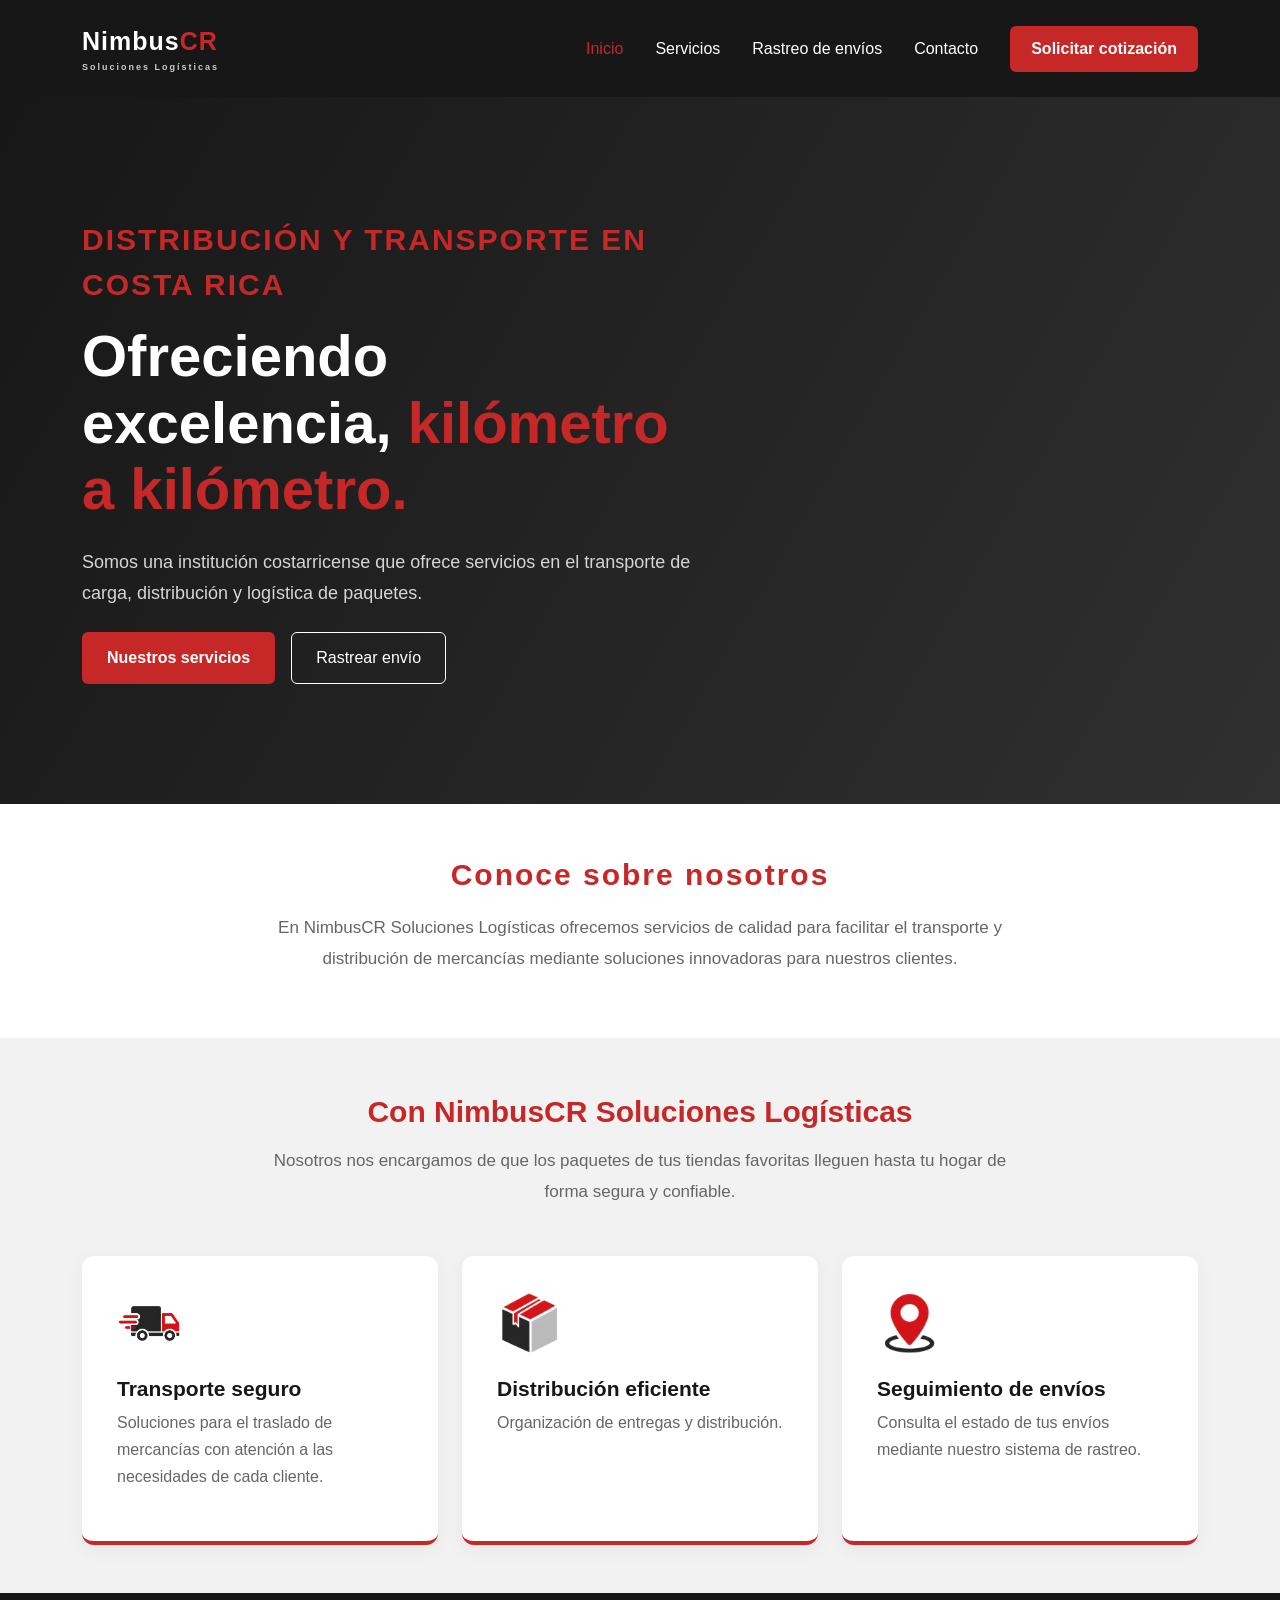
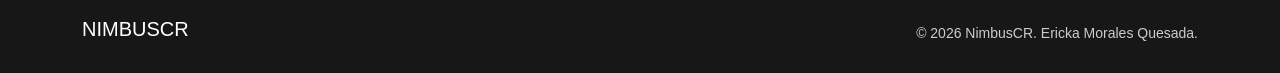
<file: index.html>
<!DOCTYPE html>
<html lang="es">
<head>
    <meta charset="UTF-8">
    <meta name="viewport" content="width=device-width, initial-scale=1.0">

    <title>NimbusCR Soluciones Logísticas</title>

    <!-- Bootstrap 5.3.8 -->
    <link href="https://cdn.jsdelivr.net/npm/bootstrap@5.3.8/dist/css/bootstrap.min.css"
          rel="stylesheet">

    <!-- Estilos personalizados -->
    <link rel="stylesheet" href="CSS/estilos.css">
</head>

<body>

    <!-- BARRA DE NAVEGACIÓN -->
    <nav class="navbar navbar-expand-lg navbar-dark navbar-nimbus">
        <div class="container">

            <a class="navbar-brand fw-bold" href="index.html">
                Nimbus<span>CR</span>
                <small class="d-block brand-subtitle">
                    Soluciones Logísticas
                </small>
            </a>

            <button class="navbar-toggler" type="button"
                    data-bs-toggle="collapse"
                    data-bs-target="#menuPrincipal"
                    aria-controls="menuPrincipal"
                    aria-expanded="false"
                    aria-label="Abrir menú">

                <span class="navbar-toggler-icon"></span>
            </button>

            <div class="collapse navbar-collapse" id="menuPrincipal">

                <ul class="navbar-nav ms-auto align-items-lg-center">

                    <li class="nav-item">
                        <a class="nav-link active" href="index.html">
                            Inicio
                        </a>
                    </li>

                    <li class="nav-item">
                        <a class="nav-link" href="servicios.html">
                            Servicios
                        </a>
                    </li>

                    <li class="nav-item">
                        <a class="nav-link" href="envios.html">
                            Rastreo de envíos
                        </a>
                    </li>

                    <li class="nav-item">
                        <a class="nav-link" href="contacto.html">
                            Contacto
                        </a>
                    </li>

                    <li class="nav-item ms-lg-3 mt-2 mt-lg-0">
                        <a href="cotizacion.html" class="btn btn-cotizar">
                            Solicitar cotización
                        </a>
                    </li>

                </ul>

            </div>
        </div>
    </nav>


    <!-- PORTADA PRINCIPAL -->
    <header class="hero-nimbus">

        <div class="container">

            <div class="row align-items-center g-5">

                <div class="col-lg-7">

                    <span class="hero-etiqueta">
                        DISTRIBUCIÓN Y TRANSPORTE EN COSTA RICA
                    </span>

                    <h1 class="hero-titulo mt-3">
                        Ofreciendo excelencia,
                        <span>kilómetro a kilómetro.</span>
                    </h1>

                    <p class="hero-descripcion mt-4">
                        Somos una institución costarricense que ofrece servicios en el transporte de carga,
                        distribución y logística de paquetes.
                    </p>

                    <div class="d-flex flex-wrap gap-3 mt-4">

                        <a href="servicios.html" class="btn btn-principal">
                            Nuestros servicios
                        </a>

                        <a href="envios.html" class="btn btn-secundario">
                            Rastrear envío
                        </a>

                    </div>

                </div>

            </div>

        </div>

    </header>


    <!-- PRESENTACIÓN -->
    <section class="seccion-presentacion py-5">

        <div class="container text-center">

            <span class="seccion-etiqueta">
                Conoce sobre nosotros
            </span>

            <p class="texto-seccion mx-auto mt-3">
                En NimbusCR Soluciones Logísticas ofrecemos servicios de calidad para
                facilitar el transporte y distribución de mercancías
                mediante soluciones innovadoras para nuestros clientes.
            </p>

        </div>

    </section>


    <!-- VENTAJAS -->
    <section class="seccion-ventajas py-5">

        <div class="container">

            <div class="text-center mb-5">

        
                <h2 class="titulo-seccion mt-2">
                    Con NimbusCR Soluciones Logísticas
                </h2>
                <p class="texto-seccion mx-auto mt-3">
                    Nosotros nos encargamos de que los paquetes de tus tiendas favoritas lleguen
                    hasta tu hogar de forma segura y confiable.
                </p>

            </div>

            <div class="row g-4">

                <div class="col-md-4">

                    <div class="tarjeta-ventaja h-100">

                        <div class="ventaja-icono">
                            <img src="img/Iconos logísticos NIMBUSCR (1).png" alt="Icono de transporte de carga">
                        </div>

                        <h3>Transporte seguro</h3>

                        <p>
                            Soluciones para el traslado de mercancías
                            con atención a las necesidades de cada cliente.
                        </p>

                    </div>

                </div>


                <div class="col-md-4">

                    <div class="tarjeta-ventaja h-100">

                        <div class="ventaja-icono">
                            <img src="img/Iconos logísticos NIMBUSCR (2).png" alt="Icono de transporte de carga">
                        </div>

                        <h3>Distribución eficiente</h3>

                        <p>
                            Organización de entregas y distribución.
                        </p>

                    </div>

                </div>


                <div class="col-md-4">

                    <div class="tarjeta-ventaja h-100">

                        <div class="ventaja-icono">
                            <img src="img/Iconos logísticos NIMBUSCR.png" alt="Icono de transporte de carga">
                        </div>

                        <h3>Seguimiento de envíos</h3>

                        <p>
                            Consulta el estado de tus envíos mediante
                            nuestro sistema de rastreo.
                        </p>

                    </div>

                </div>

            </div>

        </div>

    </section>

    <!-- PIE DE PÁGINA -->
    <footer class="footer-nimbus">

        <div class="container py-4">

            <div class="row align-items-center g-3">

                <div class="col-md-6">

                    <h5>NIMBUSCR</h5>

                </div>

                <div class="col-md-6 text-md-end">

                    <p class="mb-0">
                        © 2026 NimbusCR. Ericka Morales Quesada.
                    </p>

                </div>

            </div>

        </div>

    </footer>


    <!-- Bootstrap JavaScript -->
    <script src="https://cdn.jsdelivr.net/npm/bootstrap@5.3.8/dist/js/bootstrap.bundle.min.js"></script>

</body>
</html>
</file>
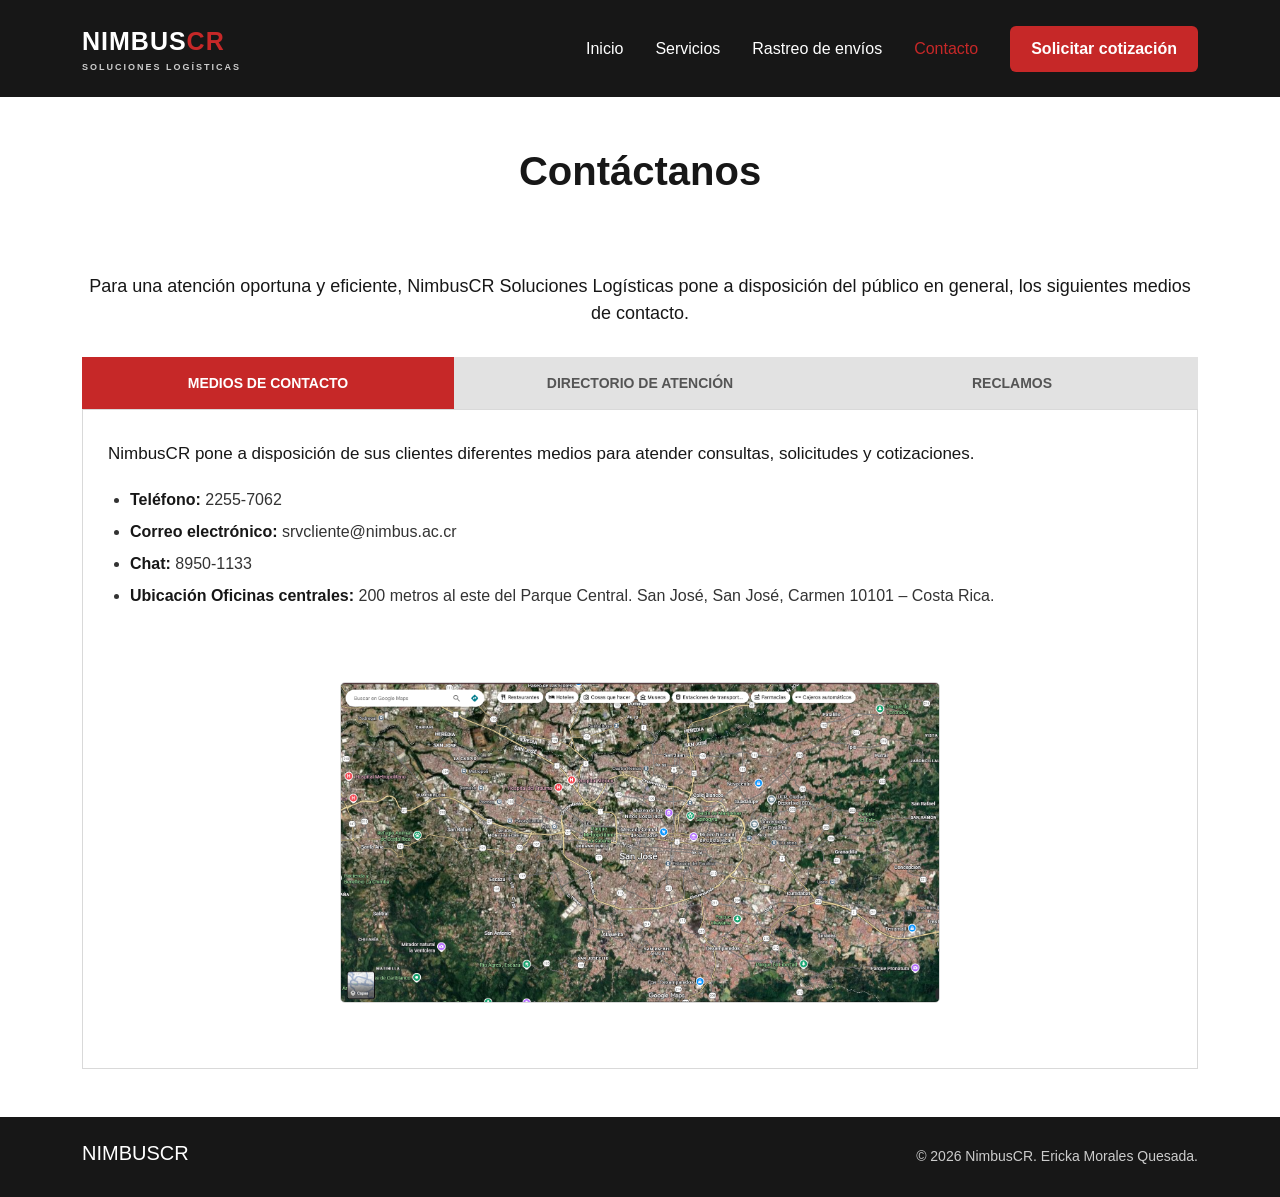
<file: contacto.html>
<!DOCTYPE html>
<html lang="es">

<head>
    <meta charset="UTF-8">
    <meta name="viewport" content="width=device-width, initial-scale=1.0">

    <title>Contacto</title>



    <!-- Bootstrap CSS -->
    <link href="https://cdn.jsdelivr.net/npm/bootstrap@5.3.8/dist/css/bootstrap.min.css" rel="stylesheet">

    <!-- Bootstrap Icons -->
    <link rel="stylesheet" href="https://cdn.jsdelivr.net/npm/bootstrap-icons@1.11.3/font/bootstrap-icons.min.css">

    <!-- CSS personalizado -->
    <link rel="stylesheet" href="CSS/estilos.css">

</head>

<body>

    <!-- =================================
         NAVEGACIÓN
    ================================== -->

    <nav class="navbar navbar-expand-lg navbar-dark navbar-nimbus">

        <div class="container">

            <a class="navbar-brand fw-bold" href="index.html">
                NIMBUS<span>CR</span>
                <small class="d-block brand-subtitle">
                    SOLUCIONES LOGÍSTICAS
                </small>
            </a>

            <button class="navbar-toggler" type="button" data-bs-toggle="collapse" data-bs-target="#menuPrincipal"
                aria-controls="menuPrincipal" aria-expanded="false" aria-label="Abrir menú">

                <span class="navbar-toggler-icon"></span>

            </button>

            <div class="collapse navbar-collapse" id="menuPrincipal">

                <ul class="navbar-nav ms-auto align-items-lg-center">

                    <li class="nav-item">
                        <a class="nav-link" href="index.html">
                            Inicio
                        </a>
                    </li>

                    <li class="nav-item">
                        <a class="nav-link" href="servicios.html">
                            Servicios
                        </a>
                    </li>

                    <li class="nav-item">
                        <a class="nav-link" href="envios.html">
                            Rastreo de envíos
                        </a>
                    </li>

                    <li class="nav-item">
                        <a class="nav-link active" href="contacto.html">
                            Contacto
                        </a>
                    </li>

                    <li class="nav-item ms-lg-3 mt-2 mt-lg-0">
                        <a href="cotizacion.html" class="btn btn-cotizar">
                            Solicitar cotización
                        </a>
                    </li>

                </ul>

            </div>

        </div>

    </nav>




    <!-- =================================
         CONTENIDO PRINCIPAL
    ================================== -->

    <main>

        <section>
            <div class="container text-center">

                <h1 id="titulo">Contáctanos</h1>

            </div>
        </section>

        <section class="contenido-contacto py-5" id="medios">

            <div class="container">

                <p class="introduccion-contacto text-center">

                    Para una atención oportuna y eficiente,
                    NimbusCR Soluciones Logísticas pone a disposición del público en general, los siguientes medios de
                    contacto.

                </p>


                <!-- PESTAÑAS -->

                <ul class="nav nav-tabs nav-contacto" id="pestanasContacto" role="tablist">

                    <li class="nav-item" role="presentation">

                        <button class="nav-link active" id="medios-tab" data-bs-toggle="tab"
                            data-bs-target="#panelMedios" type="button" role="tab" aria-controls="panelMedios"
                            aria-selected="true">

                            MEDIOS DE CONTACTO

                        </button>

                    </li>


                    <li class="nav-item" role="presentation">

                        <button class="nav-link" id="directorio-tab" data-bs-toggle="tab" data-bs-target="#directorio"
                            type="button" role="tab" aria-controls="directorio" aria-selected="false">

                            DIRECTORIO DE ATENCIÓN

                        </button>

                    </li>


                    <li class="nav-item" role="presentation">

                        <button class="nav-link" id="reclamos-tab" data-bs-toggle="tab" data-bs-target="#reclamos"
                            type="button" role="tab" aria-controls="reclamos" aria-selected="false">

                            RECLAMOS

                        </button>

                    </li>

                </ul>


                <!-- CONTENIDO DE LAS PESTAÑAS -->

                <div class="tab-content panel-contacto" id="contenidoPestanas">


                    <!-- PESTAÑA MEDIOS DE CONTACTO -->

                    <div class="tab-pane fade show active" id="panelMedios" role="tabpanel" aria-labelledby="medios-tab"
                        tabindex="0">

                        <p class="texto-panel">

                            NimbusCR pone a disposición de sus clientes
                            diferentes medios para atender consultas,
                            solicitudes y cotizaciones.

                        </p>


                        <ul class="lista-contacto">

                            <li>
                                <strong>Teléfono:</strong>
                                2255-7062
                            </li>

                            <li>
                                <strong>Correo electrónico:</strong>
                                srvcliente@nimbus.ac.cr
                            </li>

                            <li>
                                <strong>Chat:</strong>
                                8950-1133
                            </li>

                            <li>
                                <strong>Ubicación Oficinas centrales:</strong>
                                200 metros al este del Parque Central. San José, San José, Carmen 10101 – Costa Rica.
                            </li>

                        </ul>


                        <div class="mapa-contacto">

                            <img src="img/mapa.png" alt="Ubicación de las oficinas" class="imagen-mapa">

                        </div>

                    </div>


                    <!-- PESTAÑA DIRECTORIO -->

                    <div class="tab-pane fade" id="directorio" role="tabpanel" aria-labelledby="directorio-tab"
                        tabindex="0">

                        <p class="texto-panel">

                            Consulta las áreas de atención de NimbusCR
                            y el tipo de solicitudes que puedes realizar.

                        </p>


                        <div class="table-responsive">

                            <table class="table tabla-contacto align-middle">

                                <thead>

                                    <tr>
                                        <th>Departamento</th>
                                        <th>Servicio</th>
                                        <th>Extensión</th>
                                    </tr>

                                </thead>


                                <tbody>

                                    <tr>

                                        <td>
                                            <i class="bi bi-headset"></i>
                                            Servicio al cliente
                                        </td>

                                        <td>
                                            2299-7832
                                        </td>

                                    </tr>


                                    <tr>

                                        <td>
                                            <i class="bi bi-truck"></i>
                                            Gerencia de Logística
                                        </td>

                                        <td>
                                            2202 2900
                                        </td>

                                        <td>2013</td>

                                    </tr>


                                    <tr>

                                        <td>
                                            <i class="bi bi-box-seam"></i>
                                            Seguimiento de paquetes
                                        </td>

                                        <td>
                                            2202 2900
                                        </td>

                                        <td>4017</td>

                                    </tr>


                                    <tr>

                                        <td>
                                            <i class="bi bi-file-earmark-text"></i>
                                            Cotizaciones
                                        </td>

                                        <td>
                                            2202 2900
                                        </td>

                                        <td>8855</td>

                                    </tr>

                                </tbody>

                            </table>

                        </div>

                    </div>


                    <!-- PESTAÑA RECLAMOS -->

                    <div class="tab-pane fade" id="reclamos" role="tabpanel" aria-labelledby="reclamos-tab"
                        tabindex="0">

                        <p class="texto-panel">

                            Si tienes algún inconveniente con un envío,
                            puedes utilizar este formulario para registrar
                            una consulta o reclamo.

                        </p>


                        <form id="formReclamo">

                            <div class="row g-3">


                                <div class="col-md-6">

                                    <label for="nombreReclamo" class="form-label">

                                        Nombre completo

                                    </label>

                                    <input type="text" class="form-control" id="nombreReclamo" required>

                                </div>


                                <div class="col-md-6">

                                    <label for="correoReclamo" class="form-label">

                                        Correo electrónico

                                    </label>

                                    <input type="email" class="form-control" id="correoReclamo" required>

                                </div>

                                <div class="col-md-6">

                                    <label for="telReclamo" class="form-label">

                                        Telefóno

                                    </label>

                                    <input type="number" class="form-control" id="telReclamo" required>

                                </div>


                                <div class="col-md-6">

                                    <label for="codigoEnvio" class="form-label">

                                        Código de envío

                                    </label>

                                    <input type="text" class="form-control" id="codigoEnvio"
                                        placeholder="Ej. PY00000000CR" required>

                                </div>


                                <div class="col-md-6">

                                    <label for="tipoReclamo" class="form-label">

                                        Categoría

                                    </label>

                                    <select class="form-select" id="tipoReclamo" required>

                                        <option value="" selected disabled>
                                            Selecciona una opción
                                        </option>

                                        <option value="demora">
                                            Sin actualización
                                        </option>

                                        <option value="paquete">
                                            Paquete pérdido
                                        </option>

                                        <option value="danio">
                                            Paquete dañado
                                        </option>

                                        <option value="otro">
                                            Otros
                                        </option>

                                    </select>

                                </div>


                                <div class="col-12">

                                    <label for="detalleReclamo" class="form-label">

                                        Descripción del reclamo

                                    </label>

                                    <textarea class="form-control" id="detalleReclamo" rows="5" required></textarea>

                                </div>


                                <div class="col-12">

                                    <button type="submit" class="btn btn-principal">

                                        Enviar

                                        <i class="bi bi-send-fill ms-2"></i>

                                    </button>

                                </div>

                            </div>

                        </form>


                        <div id="mensajeReclamo" class="alert mt-3 d-none" role="status" aria-live="polite">

                        </div>

                        <div id="notificacionSolicitud" class="notificacion-nimbus" role="status" aria-live="polite"
                            hidden>

                            <i class="bi bi-check-circle-fill"></i>

                            <span>
                                ¡Tu reclamo se envió correctamente!
                            </span>

                        </div>

                    </div>

                </div>

            </div>

        </section>

    </main>


    <!-- PIE DE PÁGINA -->
    <footer class="footer-nimbus">

        <div class="container py-4">

            <div class="row align-items-center g-3">

                <div class="col-md-6">

                    <h5>NIMBUSCR</h5>

                </div>

                <div class="col-md-6 text-md-end">

                    <p class="mb-0">
                        © 2026 NimbusCR. Ericka Morales Quesada.
                    </p>

                </div>

            </div>

        </div>

    </footer>


    <!-- =================================
         SCRIPTS
    ================================== -->

    <!-- Bootstrap JavaScript -->
    <script src="https://cdn.jsdelivr.net/npm/bootstrap@5.3.8/dist/js/bootstrap.bundle.min.js"></script>

    <!-- JavaScript personalizado -->
    <script src="JS/notificacion.js"></script>

</body>

</html>
</file>
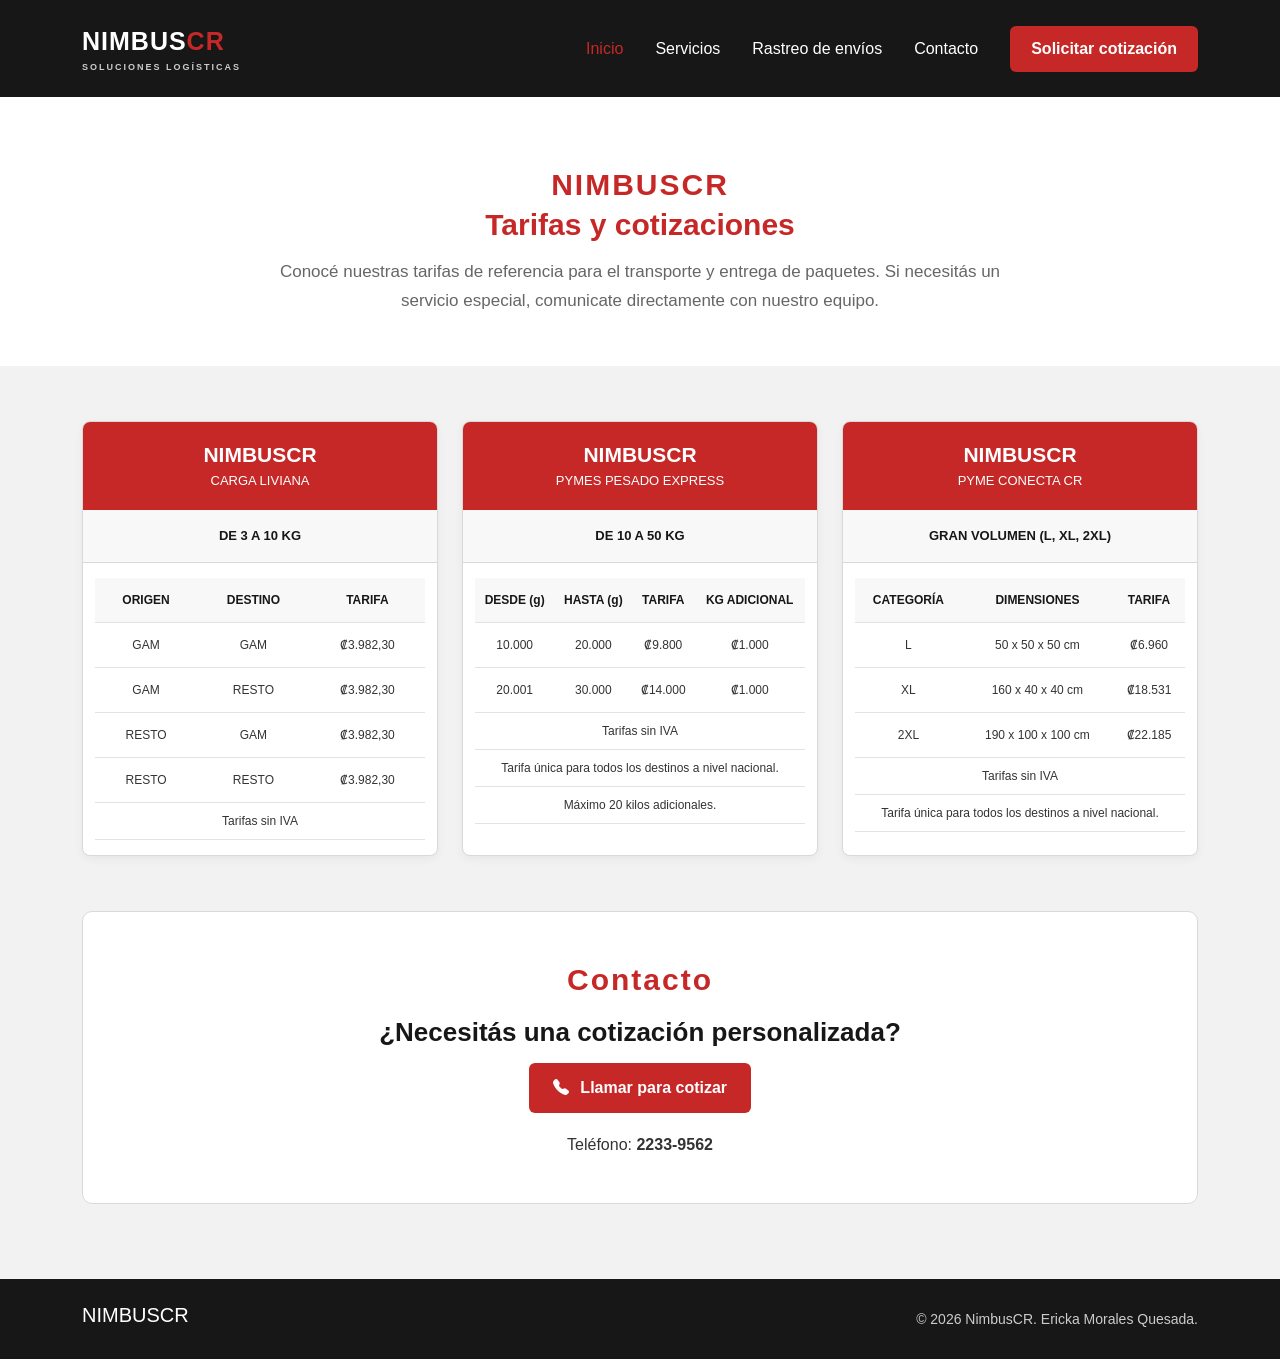
<file: cotizacion.html>
<!DOCTYPE html>
<html lang="es">

<head>
    <meta charset="UTF-8">
    <meta name="viewport" content="width=device-width, initial-scale=1.0">

    <title>Cotizaciones y tarifas</title>

    <!-- Bootstrap CSS -->
    <link href="https://cdn.jsdelivr.net/npm/bootstrap@5.3.8/dist/css/bootstrap.min.css" rel="stylesheet">

    <!-- Bootstrap Icons -->
    <link rel="stylesheet" href="https://cdn.jsdelivr.net/npm/bootstrap-icons@1.11.3/font/bootstrap-icons.min.css">

    <!-- CSS personalizado -->
    <link rel="stylesheet" href="CSS/estilos.css">
</head>

<body>

     <!-- BARRA DE NAVEGACIÓN -->
    <nav class="navbar navbar-expand-lg navbar-dark navbar-nimbus">
        <div class="container">

            <a class="navbar-brand fw-bold" href="index.html">
                NIMBUS<span>CR</span>
                <small class="d-block brand-subtitle">
                    SOLUCIONES LOGÍSTICAS
                </small>
            </a>

            <button class="navbar-toggler" type="button"
                    data-bs-toggle="collapse"
                    data-bs-target="#menuPrincipal"
                    aria-controls="menuPrincipal"
                    aria-expanded="false"
                    aria-label="Abrir menú">

                <span class="navbar-toggler-icon"></span>
            </button>

            <div class="collapse navbar-collapse" id="menuPrincipal">

                <ul class="navbar-nav ms-auto align-items-lg-center">

                    <li class="nav-item">
                        <a class="nav-link active" href="index.html">
                            Inicio
                        </a>
                    </li>

                    <li class="nav-item">
                        <a class="nav-link" href="servicios.html">
                            Servicios
                        </a>
                    </li>

                    <li class="nav-item">
                        <a class="nav-link" href="envios.html">
                            Rastreo de envíos
                        </a>
                    </li>

                    <li class="nav-item">
                        <a class="nav-link" href="contacto.html">
                            Contacto
                        </a>
                    </li>

                    <li class="nav-item ms-lg-3 mt-2 mt-lg-0">
                        <a href="cotizacion.html" class="btn btn-cotizar">
                            Solicitar cotización
                        </a>
                    </li>

                </ul>

            </div>
        </div>
    </nav>


    <!-- ========================================
         CONTENIDO PRINCIPAL
    ========================================= -->
    <main>

        <!-- ENCABEZADO -->
        <section class="encabezado-cotizacion">

            <div class="container text-center">

                <span class="seccion-etiqueta">NIMBUSCR</span>

                <h1 class="titulo-seccion">
                    Tarifas y cotizaciones
                </h1>

                <p class="texto-seccion">
                    Conocé nuestras tarifas de referencia para el transporte
                    y entrega de paquetes. Si necesitás un servicio especial,
                    comunicate directamente con nuestro equipo.
                </p>

            </div>

        </section>


        <!-- ========================================
             TABLAS DE TARIFAS
        ========================================= -->
        <section class="seccion-tarifas">

            <div class="container">

                <div class="row g-4">


                    <!-- TARIFA 1: CARGA LIVIANA -->
                    <div class="col-lg-4 col-md-6">

                        <article class="tarjeta-tarifa">

                            <header class="titulo-tarifa">

                                <h2>NIMBUSCR</h2>

                                <span>CARGA LIVIANA</span>

                            </header>

                            <div class="rango-tarifa">
                                DE 3 A 10 KG
                            </div>

                            <div class="tabla-tarifa">

                                <table>

                                    <thead>
                                        <tr>
                                            <th scope="col">ORIGEN</th>
                                            <th scope="col">DESTINO</th>
                                            <th scope="col">TARIFA</th>
                                        </tr>
                                    </thead>

                                    <tbody>

                                        <tr>
                                            <td>GAM</td>
                                            <td>GAM</td>
                                            <td>₡3.982,30</td>
                                        </tr>

                                        <tr>
                                            <td>GAM</td>
                                            <td>RESTO</td>
                                            <td>₡3.982,30</td>
                                        </tr>

                                        <tr>
                                            <td>RESTO</td>
                                            <td>GAM</td>
                                            <td>₡3.982,30</td>
                                        </tr>

                                        <tr>
                                            <td>RESTO</td>
                                            <td>RESTO</td>
                                            <td>₡3.982,30</td>
                                        </tr>

                                    </tbody>

                                </table>

                                <p class="nota-tarifa">
                                    Tarifas sin IVA
                                </p>

                            </div>

                        </article>

                    </div>


                    <!-- TARIFA 2: CARGA PESADA -->
                    <div class="col-lg-4 col-md-6">

                        <article class="tarjeta-tarifa">

                            <header class="titulo-tarifa">

                                <h2>NIMBUSCR</h2>

                                <span>PYMES PESADO EXPRESS</span>

                            </header>

                            <div class="rango-tarifa">
                                DE 10 A 50 KG
                            </div>

                            <div class="tabla-tarifa">

                                <table>

                                    <thead>
                                        <tr>
                                            <th scope="col">DESDE (g)</th>
                                            <th scope="col">HASTA (g)</th>
                                            <th scope="col">TARIFA</th>
                                            <th scope="col">KG ADICIONAL</th>
                                        </tr>
                                    </thead>

                                    <tbody>

                                        <tr>
                                            <td>10.000</td>
                                            <td>20.000</td>
                                            <td>₡9.800</td>
                                            <td>₡1.000</td>
                                        </tr>

                                        <tr>
                                            <td>20.001</td>
                                            <td>30.000</td>
                                            <td>₡14.000</td>
                                            <td>₡1.000</td>
                                        </tr>

                                    </tbody>

                                </table>

                                <p class="nota-tarifa">
                                    Tarifas sin IVA
                                </p>

                                <p class="nota-tarifa">
                                    Tarifa única para todos los destinos a nivel nacional.
                                </p>

                                <p class="nota-tarifa">
                                    Máximo 20 kilos adicionales.
                                </p>

                            </div>

                        </article>

                    </div>


                    <!-- TARIFA 3: GRAN VOLUMEN -->
                    <div class="col-lg-4 col-md-6">

                        <article class="tarjeta-tarifa">

                            <header class="titulo-tarifa">

                                <h2>NIMBUSCR</h2>

                                <span>PYME CONECTA CR</span>

                            </header>

                            <div class="rango-tarifa">
                                GRAN VOLUMEN (L, XL, 2XL)
                            </div>

                            <div class="tabla-tarifa">

                                <table>

                                    <thead>
                                        <tr>
                                            <th scope="col">CATEGORÍA</th>
                                            <th scope="col">DIMENSIONES</th>
                                            <th scope="col">TARIFA</th>
                                        </tr>
                                    </thead>

                                    <tbody>

                                        <tr>
                                            <td>L</td>
                                            <td>50 x 50 x 50 cm</td>
                                            <td>₡6.960</td>
                                        </tr>

                                        <tr>
                                            <td>XL</td>
                                            <td>160 x 40 x 40 cm</td>
                                            <td>₡18.531</td>
                                        </tr>

                                        <tr>
                                            <td>2XL</td>
                                            <td>190 x 100 x 100 cm</td>
                                            <td>₡22.185</td>
                                        </tr>

                                    </tbody>

                                </table>

                                <p class="nota-tarifa">
                                    Tarifas sin IVA
                                </p>

                                <p class="nota-tarifa">
                                    Tarifa única para todos los destinos a nivel nacional.
                                </p>

                            </div>

                        </article>

                    </div>

                </div>


                <!-- ========================================
                     COTIZACIÓN TELEFÓNICA
                ========================================= -->
                <section class="bloque-cotizacion text-center">

                    <span class="seccion-etiqueta">
                        Contacto
                    </span>

                    <h2>
                        ¿Necesitás una cotización personalizada?
                    </h2>
                    <a href="tel:+50622339562" class="btn-principal">

                        <i class="bi bi-telephone-fill" aria-hidden="true"></i>

                        Llamar para cotizar

                    </a>

                    <p class="telefono-cotizacion">
                        Teléfono: <strong>2233-9562</strong>
                    </p>

                </section>

            </div>

        </section>

    </main>


     <!-- PIE DE PÁGINA -->
    <footer class="footer-nimbus">

        <div class="container py-4">

            <div class="row align-items-center g-3">

                <div class="col-md-6">

                    <h5>NIMBUSCR</h5>

                </div>

                <div class="col-md-6 text-md-end">

                    <p class="mb-0">
                        © 2026 NimbusCR. Ericka Morales Quesada.
                    </p>

                </div>

            </div>

        </div>

    </footer>


    <!-- Bootstrap JavaScript -->
    <script src="https://cdn.jsdelivr.net/npm/bootstrap@5.3.8/dist/js/bootstrap.bundle.min.js"></script>

  
</body>

</html>
</file>
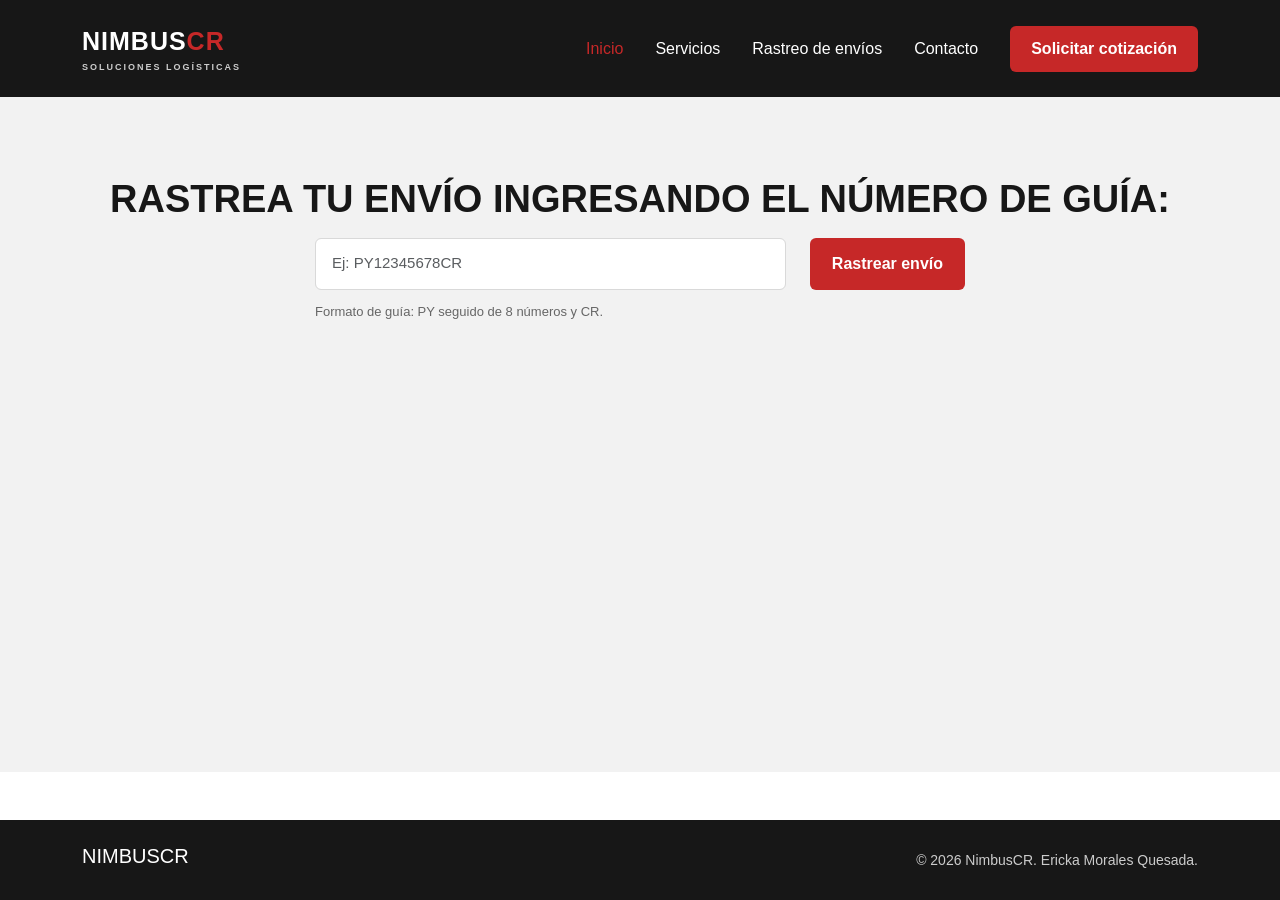
<file: envios.html>
<!DOCTYPE html>
<html lang="es">
<head>
    <meta charset="UTF-8">
    <meta name="viewport" content="width=device-width, initial-scale=1.0">

    <title>Rastro de envíos</title>

    <!-- Bootstrap 5.3.8 -->
    <link href="https://cdn.jsdelivr.net/npm/bootstrap@5.3.8/dist/css/bootstrap.min.css"
          rel="stylesheet">

    <!-- Estilos personalizados -->
    <link rel="stylesheet" href="CSS/estilos.css">
</head>

<body>

    <!-- BARRA DE NAVEGACIÓN -->
    <nav class="navbar navbar-expand-lg navbar-dark navbar-nimbus">
        <div class="container">

            <a class="navbar-brand fw-bold" href="index.html">
                NIMBUS<span>CR</span>
                <small class="d-block brand-subtitle">
                    SOLUCIONES LOGÍSTICAS
                </small>
            </a>

            <button class="navbar-toggler" type="button"
                    data-bs-toggle="collapse"
                    data-bs-target="#menuPrincipal"
                    aria-controls="menuPrincipal"
                    aria-expanded="false"
                    aria-label="Abrir menú">

                <span class="navbar-toggler-icon"></span>
            </button>

            <div class="collapse navbar-collapse" id="menuPrincipal">

                <ul class="navbar-nav ms-auto align-items-lg-center">

                    <li class="nav-item">
                        <a class="nav-link active" href="index.html">
                            Inicio
                        </a>
                    </li>

                    <li class="nav-item">
                        <a class="nav-link" href="servicios.html">
                            Servicios
                        </a>
                    </li>

                    <li class="nav-item">
                        <a class="nav-link" href="envios.html">
                            Rastreo de envíos
                        </a>
                    </li>

                    <li class="nav-item">
                        <a class="nav-link" href="contacto.html">
                            Contacto
                        </a>
                    </li>

                    <li class="nav-item ms-lg-3 mt-2 mt-lg-0">
                        <a href="cotizacion.html" class="btn btn-cotizar">
                            Solicitar cotización
                        </a>
                    </li>

                </ul>

            </div>
        </div>
    </nav>


    
<main>

    <section class="seccion-rastreo">

        <div class="container text-center">

            <h1 class="titulo-rastreo">
                RASTREA TU ENVÍO INGRESANDO EL NÚMERO DE GUÍA:
            </h1>

            <form id="formRastreo" class="formulario-rastreo">

                <div class="campo-rastreo">

                    <input type="text"
                           id="numeroGuia"
                           class="form-control"
                           placeholder="Ej: PY12345678CR"
                           maxlength="12"
                           aria-label="Número de guía"
                           required>

                    <span class="icono-rastreo">
                        <i class="bi bi-search"></i>
                    </span>

                    <button type="submit" class="btn-rastrear">
                        Rastrear envío
                    </button>

                </div>
                <small class="formato-guia">
                Formato de guía: PY seguido de 8 números y CR.
            </small>

            </form>


            <div
            id="resultadoRastreo"
            class="resultado-rastreo"
            aria-live="polite"
            hidden>
        </div>

        </div>

    </section>

</main>


     <!-- PIE DE PÁGINA -->
    <footer class="footer-nimbus">

        <div class="container py-4">

            <div class="row align-items-center g-3">

                <div class="col-md-6">

                    <h5>NIMBUSCR</h5>

                </div>

                <div class="col-md-6 text-md-end">

                    <p class="mb-0">
                        © 2026 NimbusCR. Ericka Morales Quesada.
                    </p>

                </div>

            </div>

        </div>

    </footer>

    <!-- Bootstrap JavaScript -->
    <script src="https://cdn.jsdelivr.net/npm/bootstrap@5.3.8/dist/js/bootstrap.bundle.min.js"></script>

    <!-- JavaScript personalizado -->
    <script src="JS/rastreo.js"></script>

</body>
</html>
</file>
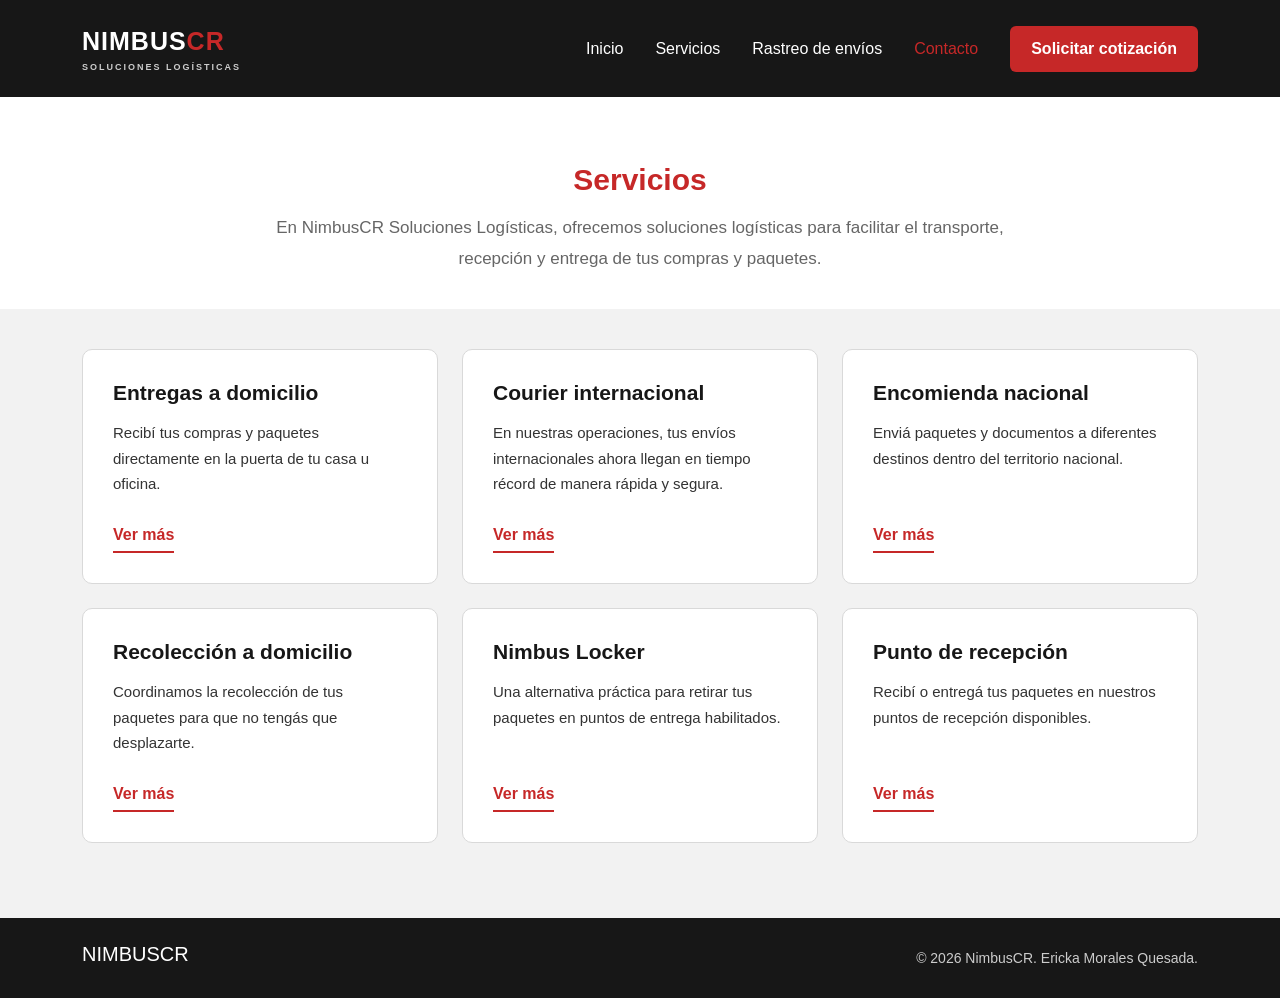
<file: servicios.html>
<!DOCTYPE html>
<html lang="es">
<head>
    <meta charset="UTF-8">
    <meta name="viewport" content="width=device-width, initial-scale=1.0">
    <title>Servicios</title>

    <!-- Bootstrap -->
    <link href="https://cdn.jsdelivr.net/npm/bootstrap@5.3.8/dist/css/bootstrap.min.css" rel="stylesheet">

    <!-- Bootstrap Icons -->
    <link rel="stylesheet" href="https://cdn.jsdelivr.net/npm/bootstrap-icons@1.11.3/font/bootstrap-icons.min.css">

    <!-- CSS personalizado -->
    <link rel="stylesheet" href="CSS/estilos.css">
</head>

<body>

    <nav class="navbar navbar-expand-lg navbar-dark navbar-nimbus">

        <div class="container">

            <a class="navbar-brand fw-bold" href="index.html">
                NIMBUS<span>CR</span>
                <small class="d-block brand-subtitle">
                    SOLUCIONES LOGÍSTICAS
                </small>
            </a>

            <button class="navbar-toggler"
                    type="button"
                    data-bs-toggle="collapse"
                    data-bs-target="#menuPrincipal"
                    aria-controls="menuPrincipal"
                    aria-expanded="false"
                    aria-label="Abrir menú">

                <span class="navbar-toggler-icon"></span>

            </button>

            <div class="collapse navbar-collapse" id="menuPrincipal">

                <ul class="navbar-nav ms-auto align-items-lg-center">

                    <li class="nav-item">
                        <a class="nav-link" href="index.html">
                            Inicio
                        </a>
                    </li>

                    <li class="nav-item">
                        <a class="nav-link" href="servicios.html">
                            Servicios
                        </a>
                    </li>

                    <li class="nav-item">
                        <a class="nav-link" href="envios.html">
                            Rastreo de envíos
                        </a>
                    </li>

                    <li class="nav-item">
                        <a class="nav-link active" href="contacto.html">
                            Contacto
                        </a>
                    </li>
                    <li class="nav-item ms-lg-3 mt-2 mt-lg-0">
                        <a href="cotizacion.html" class="btn btn-cotizar">
                            Solicitar cotización
                        </a>
                    </li>

                </ul>

            </div>

        </div>

    </nav>



    <!-- CONTENIDO PRINCIPAL -->
    <main>

        <!-- ENCABEZADO -->
        <section class="encabezado-servicios">
            <div class="container text-center">

                

                <h1 class="titulo-seccion">
                     Servicios
                </h1>

                <p class="texto-seccion">
                    En NimbusCR Soluciones Logísticas, ofrecemos soluciones logísticas para facilitar el transporte,
                    recepción y entrega de tus compras y paquetes.
                </p>

            </div>
        </section>


        <!-- CATÁLOGO DE SERVICIOS -->
        <section class="catalogo-servicios">
            <div class="container">

                <div class="row g-4">

                    <!-- SERVICIO 1 -->
                    <div class="col-lg-4 col-md-6">
                        <article class="tarjeta-servicio">
                            <div class="contenido-servicio">
                                <h3>Entregas a domicilio</h3>

                                <p>
                                    Recibí tus compras y paquetes directamente
                                    en la puerta de tu casa u oficina.
                                </p>

                                <a href="contacto.html" class="btn-vermas">
                                    Ver más
                                </a>
                            </div>
                        </article>
                    </div>


                    <!-- SERVICIO 2 -->
                    <div class="col-lg-4 col-md-6">
                        <article class="tarjeta-servicio">
                            <div class="contenido-servicio">
                                <h3>Courier internacional</h3>

                                <p>
                                    En nuestras operaciones, tus envíos internacionales ahora llegan 
                                    en tiempo récord de manera rápida y segura. 
                                </p>

                                <a href="contacto.html" class="btn-vermas">
                                    Ver más
                                </a>
                            </div>
                        </article>
                    </div>


                    <!-- SERVICIO 3 -->
                    <div class="col-lg-4 col-md-6">
                        <article class="tarjeta-servicio">
                            <div class="contenido-servicio">
                                <h3>Encomienda nacional</h3>

                                <p>
                                    Enviá paquetes y documentos a diferentes
                                    destinos dentro del territorio nacional.
                                </p>

                                <a href="contacto.html" class="btn-vermas">
                                    Ver más
                                </a>
                            </div>
                        </article>
                    </div>


                    <!-- SERVICIO 4 -->
                    <div class="col-lg-4 col-md-6">
                        <article class="tarjeta-servicio">
                            <div class="contenido-servicio">
                                <h3>Recolección a domicilio</h3>

                                <p>
                                    Coordinamos la recolección de tus paquetes
                                    para que no tengás que desplazarte.
                                </p>

                                <a href="contacto.html" class="btn-vermas">
                                    Ver más
                                </a>
                            </div>
                        </article>
                    </div>


                    <!-- SERVICIO 5 -->
                    <div class="col-lg-4 col-md-6">
                        <article class="tarjeta-servicio">
                            <div class="contenido-servicio">
                                <h3>Nimbus Locker</h3>

                                <p>
                                    Una alternativa práctica para retirar tus
                                    paquetes en puntos de entrega habilitados.
                                </p>

                                <a href="contacto.html" class="btn-vermas">
                                    Ver más
                                </a>
                            </div>
                        </article>
                    </div>


                    <!-- SERVICIO 6 -->
                    <div class="col-lg-4 col-md-6">
                        <article class="tarjeta-servicio">
                            <div class="contenido-servicio">
                                <h3>Punto de recepción</h3>

                                <p>
                                    Recibí o entregá tus paquetes en nuestros
                                    puntos de recepción disponibles.
                                </p>

                                <a href="contacto.html" class="btn-vermas">
                                    Ver más
                                </a>
                            </div>
                        </article>
                    </div>

                </div>

            </div>
        </section>

    </main>


   <!-- =================================
         PIE DE PÁGINA
    ================================== -->

     <!-- PIE DE PÁGINA -->
    <footer class="footer-nimbus">

        <div class="container py-4">

            <div class="row align-items-center g-3">

                <div class="col-md-6">

                    <h5>NIMBUSCR</h5>

                </div>

                <div class="col-md-6 text-md-end">

                    <p class="mb-0">
                        © 2026 NimbusCR. Ericka Morales Quesada.
                    </p>

                </div>

            </div>

        </div>

    </footer>


    <!-- Bootstrap JS -->
    <script src="https://cdn.jsdelivr.net/npm/bootstrap@5.3.8/dist/js/bootstrap.bundle.min.js"></script>

   

</body>
</html>
</file>
<file: CSS/estilos.css>
/* =================================
   CONFIGURACIÓN GENERAL
================================= */


:root {
    --negro: #171717;
    --negro-secundario: #252525;
    --rojo: #C62828;
    --rojo-hover: #A51F1F;
    --gris: #F2F2F2;
    --gris-medio: #D9D9D9;
    --blanco: #FFFFFF;
    --texto: #333333;
}



/* =================================
   CONFIGURACIÓN GENERAL
================================= */

body {
    font-family: Arial, Helvetica, sans-serif;
    color: var(--texto);
    background-color: var(--blanco);
}


/* =================================
   NAVEGACIÓN
================================= */

.navbar-nimbus {
    background-color: var(--negro);
    padding: 18px 0;
}

.navbar-brand {
    font-size: 25px;
    letter-spacing: 1px;
}

.navbar-brand span {
    color: var(--rojo);
}

.brand-subtitle {
    font-size: 9px;
    letter-spacing: 2px;
    color: #CCCCCC;
}

.navbar-nav .nav-link {
    color: var(--blanco);
    margin: 0 8px;
    transition: 0.3s;
}

.navbar-nav .nav-link:hover,
.navbar-nav .nav-link.active {
    color: var(--rojo);
}

.btn-cotizar {
    background-color: var(--rojo);
    color: var(--blanco);
    font-weight: bold;
    padding: 10px 20px;
    border-radius: 6px;
}

.btn-cotizar:hover {
    background-color: var(--rojo-hover);
    color: var(--blanco);
}


/* =================================
   PORTADA PRINCIPAL
================================= */

.hero-nimbus {
    background: linear-gradient(
        120deg,
        #171717,
        #303030
    );

    color: var(--blanco);
    padding: 120px 0;
}

.hero-etiqueta,
.seccion-etiqueta {
    font-size: 30px;
    font-weight: bold;
    letter-spacing: 2px;
    color: var(--rojo);
}

.hero-titulo {
    font-size: clamp(36px, 5vw, 58px);
    font-weight: bold;
    line-height: 1.15;
}

.hero-titulo span {
    color: var(--rojo);
}

.hero-descripcion {
    color: #D5D5D5;
    font-size: 18px;
    line-height: 1.7;
    max-width: 680px;
}

.btn-principal {
    background-color: var(--rojo);
    color: var(--blanco);
    font-weight: bold;
    padding: 13px 24px;
    border-radius: 6px;
}

.btn-principal:hover {
    background-color: var(--rojo-hover);
    color: var(--blanco);
}

.btn-secundario {
    border: 1px solid var(--blanco);
    color: var(--blanco);
    padding: 13px 24px;
    border-radius: 6px;
}

.btn-secundario:hover {
    background-color: var(--blanco);
    color: var(--negro);
}


/* =================================
   PRESENTACIÓN
================================= */

.seccion-presentacion {
    background-color: var(--blanco);
}

.titulo-seccion {
    font-size: 30px;
    font-weight: bold;
    color: var(--rojo);
}

.texto-seccion {
    max-width: 750px;
    color: #666666;
    line-height: 1.8;
    font-size: 17px;
}


/* =================================
   VENTAJAS
================================= */

.seccion-ventajas {
    background-color: var(--gris);
}

.tarjeta-ventaja {
    background-color: var(--blanco);
    padding: 35px;
    border-radius: 12px;
    border-bottom: 4px solid var(--rojo);
    box-shadow: 0 5px 20px rgba(0,0,0,0.05);
    transition: transform 0.3s;
}

.tarjeta-ventaja:hover {
    transform: translateY(-5px);
}


.ventaja-icono {
    width: 65px;
    height: 65px;
    margin-bottom: 20px;
    display: flex;
    align-items: center;
    justify-content: center;
}

.ventaja-icono img {
    width: 100%;
    height: 100%;
    object-fit: contain;
}


.tarjeta-ventaja h3 {
    color: var(--negro);
    font-size: 21px;
    font-weight: bold;
}

.tarjeta-ventaja p {
    color: #666666;
    line-height: 1.7;
}


/* =================================
   CONTACTO
================================= */

.seccion-contacto {
    background-color: var(--negro-secundario);
    color: var(--blanco);
}

.seccion-contacto h2 {
    font-size: 30px;
    font-weight: bold;
}

.seccion-contacto p {
    color: #D5D5D5;
    margin: 18px 0 25px;
}


/* =================================
   PIE DE PÁGINA
================================= */

.footer-nimbus {
    background-color: var(--negro);
    color: var(--blanco);
}

.footer-nimbus p {
    color: #CCCCCC;
    font-size: 14px;
}


/* =================================
   RESPONSIVIDAD
================================= */

@media (max-width: 767px) {

    .hero-nimbus {
        padding: 75px 0;
    }

    .hero-titulo {
        font-size: 38px;
    }

    .titulo-seccion {
        font-size: 28px;
    }

    .footer-nimbus {
        text-align: center;
    }

}



/* =================================
   ENCABEZADO DE CONTACTO
================================= */

#titulo {
    margin-top: 50px;
    margin-bottom: 30px;
    font-size: 40px;
    font-weight: bold;
    color: var(--negro);
}
.contacto-encabezado {
    background-color: var(--negro);
    color: var(--blanco);
    padding: 65px 0;
    border-bottom: 4px solid var(--rojo);
}

.contacto-encabezado h1 {
    font-size: 40px;
    font-weight: 500;
    margin-bottom: 10px;
}

.contacto-encabezado p {
    margin: 0;
    color: #CCCCCC;
    font-size: 13px;
}

.contacto-encabezado a {
    color: #CCCCCC;
    text-decoration: none;
}


/* =================================
   CONTENIDO DE CONTACTO
================================= */

.contenido-contacto {
    background-color: var(--blanco);
}

.introduccion-contacto {
    font-size: 18px;
    color: var(--negro);
    margin-bottom: 30px;
}


/* =================================
   PESTAÑAS
================================= */

.nav-contacto {
    display: flex;
    flex-wrap: nowrap;
    border-bottom: 1px solid var(--gris-medio);
}

.nav-contacto .nav-item {
    flex: 1;
    min-width: 0;
}

.nav-contacto .nav-link {
    width: 100%;
    height: 100%;
    border: none;
    border-radius: 0;
    background-color: #E2E2E2;
    color: #555555;
    font-weight: bold;
    font-size: 14px;
    padding: 16px 10px;
    transition: 0.3s;
}

.nav-contacto .nav-link:hover {
    background-color: #CCCCCC;
    color: var(--negro);
}

.nav-contacto .nav-link.active {
    background-color: var(--rojo);
    color: var(--blanco);
}


/* =================================
   PANEL DE CONTENIDO
================================= */

.panel-contacto {
    border: 1px solid var(--gris-medio);
    border-top: none;
    padding: 30px 25px;
    min-height: 300px;
}

.texto-panel {
    font-size: 17px;
    color: var(--negro);
    margin-bottom: 15px;
    line-height: 1.7;
}

.lista-contacto {
    padding-left: 22px;
    line-height: 2;
    color: var(--texto);
}

.lista-contacto strong {
    color: var(--negro);
}


/* =================================
   COBERTURA
================================= */

/* MAPA DE UBICACIÓN */

.mapa-contacto {
    max-width: 650px;
    margin: 45px auto 10px;
    padding: 25px;
    background-color: var(--blanco);
    text-align: center;
}

.mapa-contacto h3 {
    font-size: 21px;
    font-weight: bold;
    color: var(--negro);
    margin-bottom: 10px;
}

.mapa-contacto p {
    color: #666666;
    margin-bottom: 20px;
}

.imagen-mapa {
    width: 100%;
    max-height: 350px;
    object-fit: cover;
    border: 1px solid var(--gris-medio);
    border-radius: 5px;
}


/* =================================
   TABLA DEL DIRECTORIO
================================= */

.tabla-contacto thead th {
    background-color: var(--negro);
    color: var(--blanco);
    padding: 15px;
    border: none;
}

.tabla-contacto tbody td {
    padding: 15px;
    color: var(--texto);
}

.tabla-contacto tbody td:first-child {
    font-weight: bold;
}

.tabla-contacto tbody i {
    color: var(--rojo);
    margin-right: 8px;
}


/* =================================
   FORMULARIO DE RECLAMOS
================================= */

#formReclamo .form-label {
    font-weight: bold;
    color: var(--negro);
}

#formReclamo .form-control,
#formReclamo .form-select {
    padding: 11px;
    border-color: #CCCCCC;
}

#formReclamo .form-control:focus,
#formReclamo .form-select:focus {
    border-color: var(--rojo);
    box-shadow: 0 0 0 0.2rem rgba(198,40,40,0.15);
}


/* =================================
   RESPONSIVIDAD
================================= */

@media (max-width: 600px) {

    .contacto-encabezado h1 {
        font-size: 30px;
    }

    .introduccion-contacto {
        font-size: 15px;
    }

    .nav-contacto .nav-link {
        font-size: 10px;
        padding: 12px 4px;
        overflow-wrap: anywhere;
    }

    .panel-contacto {
        padding: 20px 14px;
    }

    .mapa-contacto {
        padding: 25px 15px;
    }

}
/* Notificación de reclamo enviado */
.notificacion-nimbus {
    position: fixed;
    top: 90px;
    right: 25px;
    z-index: 1050;

    background-color: var(--rojo);
    color: var(--blanco);

    padding: 16px 24px;
    border-radius: 8px;
    box-shadow: 0 4px 12px rgba(0, 0, 0, 0.2);

    font-size: 15px;
    font-weight: 600;

    display: flex;
    align-items: center;
    gap: 10px;

    animation: aparecerNotificacion 0.4s ease;
}

/* Ocultar la notificación */
.notificacion-nimbus[hidden] {
    display: none;
}

/* Animación de entrada */
@keyframes aparecerNotificacion {
    from {
        opacity: 0;
        transform: translateX(30px);
    }

    to {
        opacity: 1;
        transform: translateX(0);
    }
}


/* =================================
   PÁGINA DE RASTREO
================================= */
html, body {
    min-height: 100%;
}

body {
    min-height: 100vh;
    display: flex;
    flex-direction: column;
}

main {
    flex: 1;
}

/* =========================================
   SECCIÓN DE RASTREO
========================================= */

.seccion-rastreo {
    background-color: var(--gris);
    min-height: 75vh;
    padding: 80px 20px;
}

.titulo-rastreo {
    color: var(--negro);
    font-size: 38px;
    font-weight: 700;
    margin-bottom: 15px;
}

.descripcion-rastreo {
    color: var(--texto);
    font-size: 16px;
    margin-bottom: 35px;
}

/* =========================================
   FORMULARIO DE RASTREO
========================================= */

.formulario-rastreo {
    max-width: 650px;
    margin: 0 auto;
}

.campo-rastreo {
    display: flex;
    gap: 12px;
}

.campo-rastreo .form-control {
    min-height: 52px;
    border: 1px solid var(--gris-medio);
    border-radius: 6px;
    padding: 12px 16px;
    font-size: 15px;
    box-shadow: none;
}

.campo-rastreo .form-control:focus {
    border-color: var(--rojo);
    box-shadow: 0 0 0 3px rgba(198, 40, 40, 0.12);
}

.btn-rastrear {
    background-color: var(--rojo);
    color: var(--blanco);
    border: none;
    border-radius: 6px;
    padding: 12px 22px;
    font-weight: 600;
    white-space: nowrap;
    transition: background-color 0.3s ease;
}

.btn-rastrear:hover {
    background-color: var(--rojo-hover);
}

.formato-guia {
    display: block;
    color: #666;
    font-size: 13px;
    margin-top: 12px;
    text-align: left;
}

/* =========================================
   CONTENEDOR DEL RESULTADO
========================================= */

.resultado-rastreo {
    max-width: 700px;
    margin: 40px auto 0;
    text-align: left;
}

.resultado-rastreo[hidden] {
    display: none;
}

/* =========================================
   TARJETA DE RESULTADO
========================================= */

.tarjeta-resultado {
    background-color: var(--blanco);
    border-radius: 10px;
    padding: 35px;
    box-shadow: 0 4px 15px rgba(0, 0, 0, 0.08);
    border-top: 5px solid var(--rojo);
    animation: aparecerResultado 0.4s ease;
}

.icono-paquete {
    color: var(--rojo);
    font-size: 42px;
    display: block;
    margin-bottom: 15px;
}

.tarjeta-resultado h2 {
    color: var(--negro);
    font-size: 25px;
    font-weight: 700;
    margin-bottom: 12px;
}

.numero-guia {
    color: var(--texto);
    margin-bottom: 18px;
}

.estado-envio {
    display: inline-block;
    background-color: #FCE8E8;
    color: var(--rojo);
    padding: 8px 15px;
    border-radius: 20px;
    font-size: 12px;
    font-weight: 700;
    letter-spacing: 0.5px;
}

.descripcion-estado {
    color: #555;
    margin-top: 18px;
    margin-bottom: 30px;
    line-height: 1.6;
}

/* =========================================
   PROGRESO DEL ENVÍO
========================================= */

.progreso-envio {
    display: flex;
    align-items: center;
    justify-content: space-between;
    margin-top: 25px;
}

.paso {
    display: flex;
    flex-direction: column;
    align-items: center;
    gap: 8px;
    min-width: 85px;
    text-align: center;
    color: #999;
    font-size: 13px;
    font-weight: 500;
}

.paso i {
    font-size: 25px;
}

.paso.completado {
    color: #198754;
}

.paso.activo {
    color: var(--rojo);
    font-weight: 700;
}

.linea-progreso {
    flex: 1;
    height: 3px;
    background-color: #198754;
    margin: 0 8px 25px;
}

.linea-progreso.pendiente {
    background-color: var(--gris-medio);
}

/* =========================================
   MENSAJE DE ERROR
========================================= */

.mensaje-error {
    background-color: var(--blanco);
    border-left: 5px solid var(--rojo);
    border-radius: 8px;
    padding: 25px;
    box-shadow: 0 4px 12px rgba(0, 0, 0, 0.06);
    animation: aparecerResultado 0.4s ease;
}

.mensaje-error i {
    color: var(--rojo);
    font-size: 30px;
}

.mensaje-error h3 {
    color: var(--negro);
    font-size: 20px;
    font-weight: 700;
    margin-top: 12px;
}

.mensaje-error p {
    color: var(--texto);
    margin-bottom: 0;
}

/* =========================================
   ANIMACIÓN
========================================= */

@keyframes aparecerResultado {
    from {
        opacity: 0;
        transform: translateY(15px);
    }

    to {
        opacity: 1;
        transform: translateY(0);
    }
}

/* =========================================
   DISEÑO RESPONSIVE
========================================= */

@media (max-width: 576px) {

    .seccion-rastreo {
        padding: 55px 15px;
    }

    .titulo-rastreo {
        font-size: 29px;
    }

    .descripcion-rastreo {
        font-size: 14px;
    }

    .campo-rastreo {
        flex-direction: column;
    }

    .btn-rastrear {
        width: 100%;
        min-height: 48px;
    }

    .formato-guia {
        text-align: center;
    }

    .tarjeta-resultado {
        padding: 25px 18px;
    }

    .tarjeta-resultado h2 {
        font-size: 21px;
    }

    .progreso-envio {
        gap: 3px;
    }

    .paso {
        min-width: 65px;
        font-size: 11px;
    }

    .paso i {
        font-size: 21px;
    }

    .linea-progreso {
        margin-left: 2px;
        margin-right: 2px;
    }
}


/* ========================================
   PÁGINA DE SERVICIOS
======================================== */

.encabezado-servicios {
    padding: 65px 0 35px;
    background-color: var(--blanco);
}

.encabezado-servicios .texto-seccion {
    max-width: 750px;
    margin: 15px auto 0;
}

.catalogo-servicios {
    padding: 40px 0 75px;
    background-color: var(--gris);
}

.tarjeta-servicio {
    height: 100%;
    min-height: 235px;
    background-color: var(--blanco);
    border: 1px solid var(--gris-medio);
    border-radius: 10px;
    overflow: hidden;
    transition: transform 0.3s ease, box-shadow 0.3s ease;
}

.tarjeta-servicio:hover {
    transform: translateY(-5px);
    box-shadow: 0 8px 20px rgba(0, 0, 0, 0.10);
    border-color: var(--rojo);
}

.contenido-servicio {
    padding: 30px;
    display: flex;
    flex-direction: column;
    align-items: flex-start;
    height: 100%;
}

.contenido-servicio h3 {
    color: var(--negro);
    font-size: 21px;
    font-weight: 700;
    margin-bottom: 15px;
}

.contenido-servicio p {
    color: var(--texto);
    font-size: 15px;
    line-height: 1.7;
    margin-bottom: 25px;
    flex-grow: 1;
}

.btn-vermas {
    display: inline-block;
    color: var(--rojo);
    font-weight: 700;
    text-decoration: none;
    border-bottom: 2px solid var(--rojo);
    padding-bottom: 4px;
    transition: color 0.3s ease;
}

.btn-vermas:hover {
    color: var(--rojo-hover);
}

.consulta-servicios {
    padding: 65px 0;
    background-color: var(--blanco);
}

.consulta-servicios h2 {
    color: var(--negro);
    font-weight: 700;
    margin-bottom: 15px;
}

.consulta-servicios p {
    color: var(--texto);
    margin-bottom: 25px;
}

@media (max-width: 768px) {
    .encabezado-servicios {
        padding: 45px 0 25px;
    }

    .contenido-servicio {
        padding: 25px;
    }
}

/* ========================================
   PÁGINA DE COTIZACIONES
======================================== */

/* Encabezado */

.encabezado-cotizacion {
    padding: 65px 0 50px;
    background-color: var(--blanco);
}

.encabezado-cotizacion .texto-seccion {
    max-width: 780px;
    margin: 15px auto 0;
    line-height: 1.7;
}


/* ========================================
   SECCIÓN DE TARIFAS
======================================== */

.seccion-tarifas {
    padding: 55px 0 75px;
    background-color: var(--gris);
}


/* Tarjetas de tarifas */

.tarjeta-tarifa {
    height: 100%;
    background-color: var(--blanco);
    border: 1px solid var(--gris-medio);
    border-radius: 8px;
    overflow: hidden;
    box-shadow: 0 3px 10px rgba(0, 0, 0, 0.05);
    transition: transform 0.3s ease, box-shadow 0.3s ease;
}

.tarjeta-tarifa:hover {
    transform: translateY(-5px);
    box-shadow: 0 8px 20px rgba(0, 0, 0, 0.10);
}


/* Encabezado de las tarjetas */

.titulo-tarifa {
    background-color: var(--rojo);
    color: var(--blanco);
    text-align: center;
    padding: 20px 10px;
}

.titulo-tarifa h2 {
    font-size: 21px;
    font-weight: 700;
    margin: 0;
}

.titulo-tarifa span {
    display: block;
    font-size: 13px;
    margin-top: 4px;
    font-weight: 500;
}


/* Rango de peso o categoría */

.rango-tarifa {
    padding: 16px 8px;
    text-align: center;
    font-size: 13px;
    font-weight: 700;
    color: var(--negro);
    background-color: #F8F8F8;
    border-bottom: 1px solid var(--gris-medio);
}


/* Tablas */

.tabla-tarifa {
    padding: 15px 12px;
    overflow-x: auto;
}

.tabla-tarifa table {
    width: 100%;
    border-collapse: collapse;
    font-size: 12px;
    text-align: center;
}

.tabla-tarifa th,
.tabla-tarifa td {
    padding: 13px 5px;
    border-bottom: 1px solid #E3E3E3;
    white-space: nowrap;
}

.tabla-tarifa th {
    color: var(--negro);
    font-weight: 700;
    background-color: #F8F8F8;
}

.tabla-tarifa td {
    color: var(--texto);
}

.tabla-tarifa tbody tr:hover {
    background-color: #FAEEEE;
}


/* Notas de las tarifas */

.nota-tarifa {
    text-align: center;
    font-size: 12px;
    color: var(--texto);
    padding: 9px 5px;
    margin: 0;
    border-bottom: 1px solid #E3E3E3;
    line-height: 1.5;
}


/* ========================================
   BLOQUE DE COTIZACIÓN TELEFÓNICA
======================================== */

.bloque-cotizacion {
    background-color: var(--blanco);
    padding: 45px 25px;
    margin-top: 55px;
    border-radius: 10px;
    border: 1px solid var(--gris-medio);
}

.bloque-cotizacion h2 {
    color: var(--negro);
    font-size: 26px;
    font-weight: 700;
    margin: 15px 0;
}

.bloque-cotizacion > p {
    max-width: 700px;
    margin: 0 auto 25px;
    color: var(--texto);
    line-height: 1.7;
}

.bloque-cotizacion .btn-principal {
    display: inline-block;
    text-decoration: none;
}

.bloque-cotizacion .btn-principal i {
    margin-right: 7px;
}

.telefono-cotizacion {
    margin-top: 18px !important;
    margin-bottom: 0 !important;
    font-size: 16px;
    color: var(--texto);
}


/* ========================================
   DISEÑO RESPONSIVO
======================================== */

@media (max-width: 991px) {

    .tarjeta-tarifa {
        margin-bottom: 5px;
    }

}

@media (max-width: 768px) {

    .encabezado-cotizacion {
        padding: 45px 0 35px;
    }

    .seccion-tarifas {
        padding: 40px 0 55px;
    }

    .titulo-tarifa h2 {
        font-size: 19px;
    }

    .bloque-cotizacion {
        padding: 35px 18px;
        margin-top: 35px;
    }

    .bloque-cotizacion h2 {
        font-size: 22px;
    }

}

@media (max-width: 480px) {

    .tabla-tarifa {
        padding: 10px 8px;
    }

    .tabla-tarifa table {
        font-size: 11px;
    }

    .tabla-tarifa th,
    .tabla-tarifa td {
        padding: 11px 4px;
    }

}
</file>
